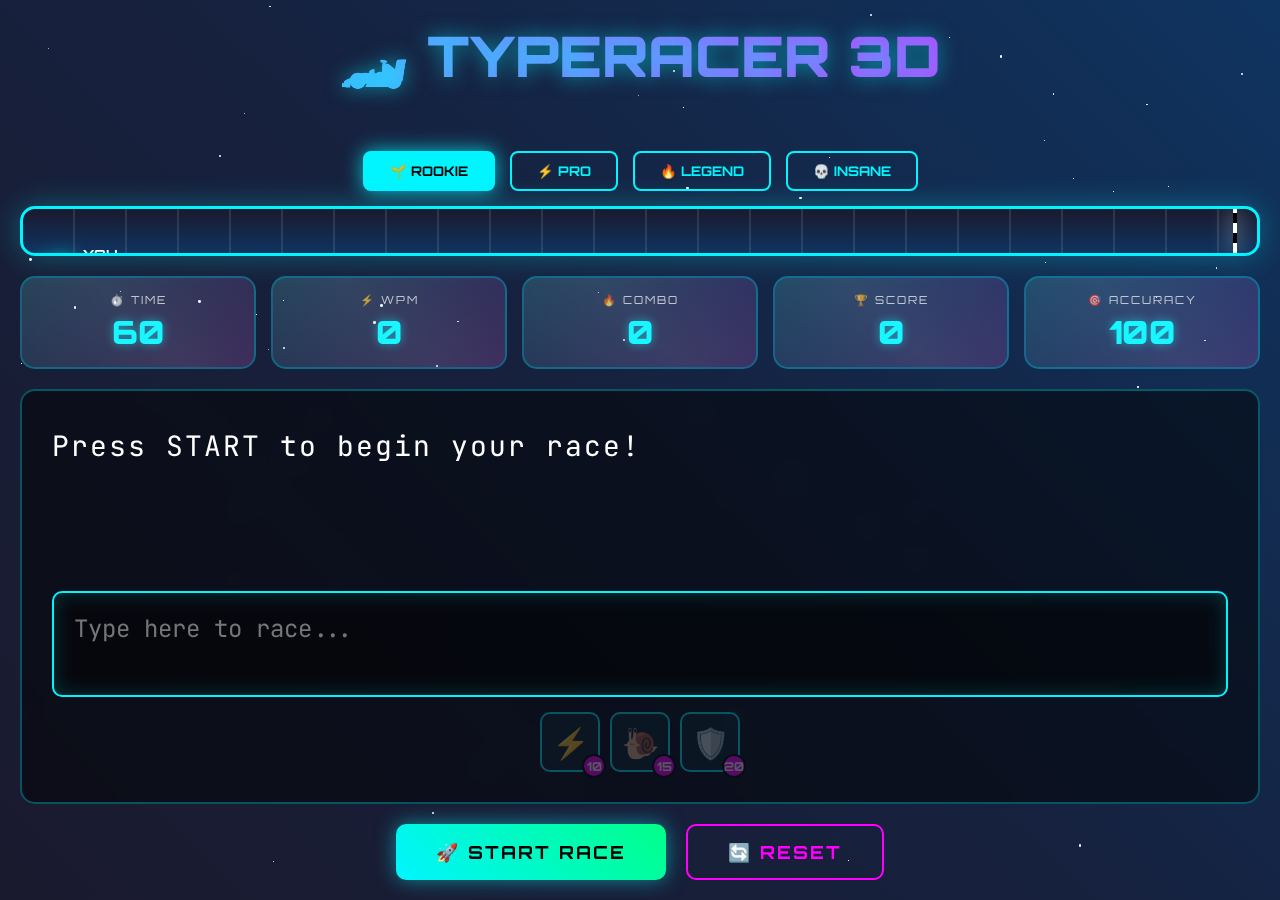
<file: eksekusi.html>
<!DOCTYPE html>
<html lang="en">
<head>
    <meta charset="UTF-8">
    <meta name="viewport" content="width=device-width, initial-scale=1.0">
    <title>TypeRacer 3D - Race Against Time!</title>
    <style>
        @import url('https://fonts.googleapis.com/css2?family=Orbitron:wght@400;700;900&family=JetBrains+Mono&display=swap');
        
        * {
            margin: 0;
            padding: 0;
            box-sizing: border-box;
        }
        
        body {
            font-family: 'Orbitron', sans-serif;
            background: #000;
            overflow: hidden;
            color: white;
        }
        
        /* Animated Background */
        .bg-animation {
            position: fixed;
            top: 0;
            left: 0;
            width: 100%;
            height: 100%;
            background: linear-gradient(45deg, #1a1a2e, #16213e, #0f3460);
            z-index: -2;
        }
        
        .stars {
            position: fixed;
            top: 0;
            left: 0;
            width: 100%;
            height: 100%;
            z-index: -1;
        }
        
        .star {
            position: absolute;
            background: white;
            border-radius: 50%;
            animation: twinkle 3s infinite;
        }
        
        @keyframes twinkle {
            0%, 100% { opacity: 0.3; }
            50% { opacity: 1; }
        }
        
        /* Main Container */
        .game-container {
            width: 100vw;
            height: 100vh;
            display: flex;
            flex-direction: column;
            padding: 20px;
        }
        
        /* Header with Neon Effect */
        .header {
            text-align: center;
            margin-bottom: 20px;
        }
        
        .title {
            font-size: 56px;
            font-weight: 900;
            text-transform: uppercase;
            background: linear-gradient(45deg, #00f5ff, #ff00ff, #00f5ff);
            background-size: 200%;
            -webkit-background-clip: text;
            -webkit-text-fill-color: transparent;
            animation: neonGlow 3s infinite;
            text-shadow: 0 0 20px rgba(0, 245, 255, 0.5);
        }
        
        @keyframes neonGlow {
            0%, 100% { background-position: 0% 50%; }
            50% { background-position: 100% 50%; }
        }
        
        /* Race Track */
        .race-track {
            position: relative;
            height: 150px;
            background: linear-gradient(180deg, #1a1a2e 0%, #0f3460 100%);
            border: 3px solid #00f5ff;
            border-radius: 15px;
            margin-bottom: 20px;
            overflow: hidden;
            box-shadow: 0 0 30px rgba(0, 245, 255, 0.3);
        }
        
        .track-lines {
            position: absolute;
            width: 100%;
            height: 100%;
            background: repeating-linear-gradient(
                90deg,
                transparent,
                transparent 50px,
                rgba(255, 255, 255, 0.1) 50px,
                rgba(255, 255, 255, 0.1) 52px
            );
            animation: moveTrack 1s linear infinite;
        }
        
        @keyframes moveTrack {
            0% { transform: translateX(0); }
            100% { transform: translateX(-52px); }
        }
        
        .track-lines.paused {
            animation-play-state: paused;
        }
        
        /* Racing Cars */
        .cars-container {
            position: relative;
            height: 100%;
            display: flex;
            flex-direction: column;
            justify-content: space-around;
            padding: 20px 0;
        }
        
        .car {
            display: flex;
            align-items: center;
            position: relative;
            transition: transform 0.3s ease-out;
        }
        
        .car-icon {
            font-size: 40px;
            filter: drop-shadow(0 0 10px currentColor);
            transition: all 0.3s;
        }
        
        .player-car .car-icon {
            color: #00f5ff;
            animation: carBounce 0.5s infinite;
        }
        
        .opponent-car .car-icon {
            color: #ff00ff;
        }
        
        @keyframes carBounce {
            0%, 100% { transform: translateY(0); }
            50% { transform: translateY(-3px); }
        }
        
        .car-label {
            margin-left: 10px;
            font-size: 14px;
            font-weight: 700;
            text-transform: uppercase;
        }
        
        .finish-line {
            position: absolute;
            right: 20px;
            top: 0;
            height: 100%;
            width: 4px;
            background: repeating-linear-gradient(
                0deg,
                #fff 0px,
                #fff 10px,
                #000 10px,
                #000 20px
            );
            box-shadow: 0 0 20px rgba(255, 255, 255, 0.8);
        }
        
        /* Stats Dashboard */
        .stats-panel {
            display: grid;
            grid-template-columns: repeat(5, 1fr);
            gap: 15px;
            margin-bottom: 20px;
        }
        
        .stat-card {
            background: linear-gradient(135deg, rgba(0, 245, 255, 0.1), rgba(255, 0, 255, 0.1));
            border: 2px solid rgba(0, 245, 255, 0.3);
            border-radius: 15px;
            padding: 15px;
            text-align: center;
            position: relative;
            overflow: hidden;
        }
        
        .stat-card::before {
            content: '';
            position: absolute;
            top: -50%;
            left: -50%;
            width: 200%;
            height: 200%;
            background: linear-gradient(45deg, transparent, rgba(255, 255, 255, 0.1), transparent);
            animation: shine 3s infinite;
        }
        
        @keyframes shine {
            0% { transform: rotate(0deg); }
            100% { transform: rotate(360deg); }
        }
        
        .stat-label {
            font-size: 11px;
            opacity: 0.7;
            margin-bottom: 5px;
            text-transform: uppercase;
            letter-spacing: 2px;
        }
        
        .stat-value {
            font-size: 32px;
            font-weight: 900;
            color: #00f5ff;
            text-shadow: 0 0 10px rgba(0, 245, 255, 0.5);
        }
        
        /* Typing Area */
        .typing-section {
            flex: 1;
            display: flex;
            flex-direction: column;
            background: rgba(0, 0, 0, 0.5);
            border: 2px solid rgba(0, 245, 255, 0.3);
            border-radius: 15px;
            padding: 30px;
            backdrop-filter: blur(10px);
        }
        
        .quote-display {
            font-family: 'JetBrains Mono', monospace;
            font-size: 28px;
            line-height: 1.8;
            margin-bottom: 20px;
            min-height: 150px;
            letter-spacing: 2px;
        }
        
        .quote-display span {
            position: relative;
            transition: all 0.1s;
        }
        
        .quote-display span.correct {
            color: #00ff88;
            text-shadow: 0 0 10px rgba(0, 255, 136, 0.8);
        }
        
        .quote-display span.incorrect {
            color: #ff0055;
            background: rgba(255, 0, 85, 0.3);
            text-shadow: 0 0 10px rgba(255, 0, 85, 0.8);
            animation: shake 0.3s;
        }
        
        @keyframes shake {
            0%, 100% { transform: translateX(0); }
            25% { transform: translateX(-5px); }
            75% { transform: translateX(5px); }
        }
        
        .quote-display span.current {
            color: #00f5ff;
            text-shadow: 0 0 20px rgba(0, 245, 255, 1);
            animation: pulse 0.8s infinite;
            transform: scale(1.2);
        }
        
        @keyframes pulse {
            0%, 100% { opacity: 1; }
            50% { opacity: 0.5; }
        }
        
        .input-area {
            width: 100%;
            background: rgba(0, 0, 0, 0.5);
            border: 2px solid #00f5ff;
            border-radius: 10px;
            padding: 20px;
            font-family: 'JetBrains Mono', monospace;
            font-size: 24px;
            color: #00f5ff;
            outline: none;
            resize: none;
            box-shadow: inset 0 0 20px rgba(0, 245, 255, 0.2);
        }
        
        .input-area:focus {
            box-shadow: inset 0 0 30px rgba(0, 245, 255, 0.4), 0 0 30px rgba(0, 245, 255, 0.3);
        }
        
        .input-area.error {
            border-color: #ff0055;
            animation: errorPulse 0.3s;
        }
        
        @keyframes errorPulse {
            0%, 100% { transform: scale(1); }
            50% { transform: scale(0.98); }
        }
        
        /* Controls */
        .controls {
            display: flex;
            gap: 20px;
            justify-content: center;
            margin-top: 20px;
        }
        
        .btn {
            padding: 15px 40px;
            font-family: 'Orbitron', sans-serif;
            font-size: 18px;
            font-weight: 700;
            border: none;
            border-radius: 10px;
            cursor: pointer;
            text-transform: uppercase;
            letter-spacing: 2px;
            position: relative;
            overflow: hidden;
            transition: all 0.3s;
        }
        
        .btn-start {
            background: linear-gradient(45deg, #00f5ff, #00ff88);
            color: #000;
            box-shadow: 0 0 20px rgba(0, 245, 255, 0.5);
        }
        
        .btn-start:hover:not(:disabled) {
            transform: translateY(-3px);
            box-shadow: 0 5px 30px rgba(0, 245, 255, 0.8);
        }
        
        .btn-reset {
            background: transparent;
            border: 2px solid #ff00ff;
            color: #ff00ff;
        }
        
        .btn-reset:hover {
            background: #ff00ff;
            color: #000;
        }
        
        .btn:disabled {
            opacity: 0.3;
            cursor: not-allowed;
        }
        
        /* Power-ups */
        .powerups {
            display: flex;
            gap: 10px;
            margin-top: 15px;
            justify-content: center;
        }
        
        .powerup {
            width: 60px;
            height: 60px;
            border: 2px solid #00f5ff;
            border-radius: 10px;
            display: flex;
            align-items: center;
            justify-content: center;
            font-size: 30px;
            cursor: pointer;
            transition: all 0.3s;
            position: relative;
            background: rgba(0, 245, 255, 0.1);
        }
        
        .powerup:hover:not(.disabled) {
            transform: scale(1.2) rotate(10deg);
            box-shadow: 0 0 20px rgba(0, 245, 255, 0.8);
        }
        
        .powerup.disabled {
            opacity: 0.3;
            cursor: not-allowed;
        }
        
        .powerup.active {
            animation: powerupActive 0.5s infinite;
            box-shadow: 0 0 30px rgba(0, 255, 136, 1);
            border-color: #00ff88;
        }
        
        @keyframes powerupActive {
            0%, 100% { transform: scale(1); }
            50% { transform: scale(1.1); }
        }
        
        .powerup-cost {
            position: absolute;
            bottom: -8px;
            right: -8px;
            background: #ff00ff;
            color: white;
            border-radius: 50%;
            width: 24px;
            height: 24px;
            display: flex;
            align-items: center;
            justify-content: center;
            font-size: 12px;
            font-weight: 700;
            border: 2px solid #000;
        }
        
        /* Combo System */
        .combo-display {
            position: fixed;
            top: 50%;
            left: 50%;
            transform: translate(-50%, -50%);
            font-size: 120px;
            font-weight: 900;
            color: #00ff88;
            text-shadow: 0 0 40px rgba(0, 255, 136, 1);
            pointer-events: none;
            opacity: 0;
            z-index: 1000;
        }
        
        .combo-display.show {
            animation: comboShow 1s ease-out;
        }
        
        @keyframes comboShow {
            0% {
                opacity: 0;
                transform: translate(-50%, -50%) scale(0.5);
            }
            50% {
                opacity: 1;
                transform: translate(-50%, -50%) scale(1.2);
            }
            100% {
                opacity: 0;
                transform: translate(-50%, -50%) scale(1);
            }
        }
        
        /* Game Over Modal */
        .modal {
            position: fixed;
            top: 0;
            left: 0;
            width: 100%;
            height: 100%;
            background: rgba(0, 0, 0, 0.9);
            display: none;
            justify-content: center;
            align-items: center;
            z-index: 2000;
        }
        
        .modal.show {
            display: flex;
        }
        
        .modal-content {
            background: linear-gradient(135deg, #1a1a2e, #0f3460);
            border: 3px solid #00f5ff;
            border-radius: 20px;
            padding: 50px;
            text-align: center;
            max-width: 600px;
            box-shadow: 0 0 50px rgba(0, 245, 255, 0.5);
            animation: modalAppear 0.5s ease-out;
        }
        
        @keyframes modalAppear {
            from {
                transform: scale(0.5);
                opacity: 0;
            }
            to {
                transform: scale(1);
                opacity: 1;
            }
        }
        
        .modal-title {
            font-size: 48px;
            margin-bottom: 20px;
            background: linear-gradient(45deg, #00f5ff, #ff00ff);
            -webkit-background-clip: text;
            -webkit-text-fill-color: transparent;
        }
        
        .final-stats {
            display: grid;
            grid-template-columns: repeat(2, 1fr);
            gap: 20px;
            margin: 30px 0;
        }
        
        .final-stat {
            background: rgba(0, 245, 255, 0.1);
            border: 2px solid rgba(0, 245, 255, 0.3);
            border-radius: 15px;
            padding: 20px;
        }
        
        .final-stat-value {
            font-size: 48px;
            color: #00f5ff;
            font-weight: 900;
            text-shadow: 0 0 20px rgba(0, 245, 255, 0.8);
        }
        
        .achievements {
            display: flex;
            gap: 10px;
            flex-wrap: wrap;
            justify-content: center;
            margin-top: 20px;
        }
        
        .badge {
            background: linear-gradient(45deg, #ffd700, #ff8c00);
            color: #000;
            padding: 10px 20px;
            border-radius: 20px;
            font-weight: 700;
            box-shadow: 0 0 20px rgba(255, 215, 0, 0.5);
            animation: badgeAppear 0.5s ease-out;
        }
        
        @keyframes badgeAppear {
            from {
                transform: scale(0) rotate(-180deg);
            }
            to {
                transform: scale(1) rotate(0deg);
            }
        }
        
        /* Difficulty Selector */
        .difficulty-selector {
            display: flex;
            gap: 15px;
            justify-content: center;
            margin-bottom: 15px;
        }
        
        .diff-btn {
            padding: 10px 25px;
            background: transparent;
            border: 2px solid #00f5ff;
            color: #00f5ff;
            border-radius: 8px;
            cursor: pointer;
            font-family: 'Orbitron', sans-serif;
            font-weight: 700;
            transition: all 0.3s;
        }
        
        .diff-btn.active {
            background: #00f5ff;
            color: #000;
            box-shadow: 0 0 20px rgba(0, 245, 255, 0.8);
        }
        
        .diff-btn:hover:not(.disabled) {
            transform: translateY(-2px);
        }
        
        .diff-btn.disabled {
            opacity: 0.3;
            cursor: not-allowed;
        }
        
        /* Sound Visualizer */
        .sound-bars {
            display: flex;
            gap: 3px;
            height: 30px;
            align-items: flex-end;
            justify-content: center;
            margin-top: 10px;
        }
        
        .sound-bar {
            width: 4px;
            background: linear-gradient(0deg, #00f5ff, #ff00ff);
            border-radius: 2px;
            animation: soundWave 0.8s ease-in-out infinite;
        }
        
        .sound-bar:nth-child(2) { animation-delay: 0.1s; }
        .sound-bar:nth-child(3) { animation-delay: 0.2s; }
        .sound-bar:nth-child(4) { animation-delay: 0.3s; }
        .sound-bar:nth-child(5) { animation-delay: 0.4s; }
        
        @keyframes soundWave {
            0%, 100% { height: 5px; }
            50% { height: 30px; }
        }
        
        @media (max-width: 768px) {
            .stats-panel {
                grid-template-columns: repeat(3, 1fr);
            }
            .quote-display {
                font-size: 18px;
            }
            .title {
                font-size: 36px;
            }
        }
    </style>
</head>
<body>
    <div class="bg-animation"></div>
    <div class="stars" id="stars"></div>
    <div class="combo-display" id="comboDisplay"></div>
    
    <div class="game-container">
        <div class="header">
            <h1 class="title">🏎️ TypeRacer 3D</h1>
            <div class="sound-bars">
                <div class="sound-bar"></div>
                <div class="sound-bar"></div>
                <div class="sound-bar"></div>
                <div class="sound-bar"></div>
                <div class="sound-bar"></div>
            </div>
        </div>
        
        <div class="difficulty-selector">
            <button class="diff-btn active" data-difficulty="easy">🌱 ROOKIE</button>
            <button class="diff-btn" data-difficulty="medium">⚡ PRO</button>
            <button class="diff-btn" data-difficulty="hard">🔥 LEGEND</button>
            <button class="diff-btn" data-difficulty="insane">💀 INSANE</button>
        </div>
        
        <div class="race-track">
            <div class="track-lines" id="trackLines"></div>
            <div class="cars-container">
                <div class="car player-car" id="playerCar">
                    <div class="car-icon">🏎️</div>
                    <div class="car-label">YOU</div>
                </div>
                <div class="car opponent-car" id="opponentCar">
                    <div class="car-icon">👻</div>
                    <div class="car-label">GHOST</div>
                </div>
            </div>
            <div class="finish-line"></div>
        </div>
        
        <div class="stats-panel">
            <div class="stat-card">
                <div class="stat-label">⏱️ TIME</div>
                <div class="stat-value" id="timer">60</div>
            </div>
            <div class="stat-card">
                <div class="stat-label">⚡ WPM</div>
                <div class="stat-value" id="wpm">0</div>
            </div>
            <div class="stat-card">
                <div class="stat-label">🔥 COMBO</div>
                <div class="stat-value" id="combo">0</div>
            </div>
            <div class="stat-card">
                <div class="stat-label">🏆 SCORE</div>
                <div class="stat-value" id="score">0</div>
            </div>
            <div class="stat-card">
                <div class="stat-label">🎯 ACCURACY</div>
                <div class="stat-value" id="accuracy">100</div>
            </div>
        </div>
        
        <div class="typing-section">
            <div class="quote-display" id="quoteDisplay">
                Press START to begin your race!
            </div>
            <textarea class="input-area" id="inputArea" placeholder="Type here to race..." disabled></textarea>
            <div class="powerups">
                <div class="powerup disabled" id="powerupBoost" title="Speed Boost">
                    ⚡
                    <div class="powerup-cost">10</div>
                </div>
                <div class="powerup disabled" id="powerupSlow" title="Slow Time">
                    🐌
                    <div class="powerup-cost">15</div>
                </div>
                <div class="powerup disabled" id="powerupShield" title="Error Shield">
                    🛡️
                    <div class="powerup-cost">20</div>
                </div>
            </div>
        </div>
        
        <div class="controls">
            <button class="btn btn-start" id="startBtn">🚀 START RACE</button>
            <button class="btn btn-reset" id="resetBtn">🔄 RESET</button>
        </div>
    </div>
    
    <div class="modal" id="gameOverModal">
        <div class="modal-content">
            <h2 class="modal-title">🏁 RACE COMPLETE!</h2>
            <div class="final-stats">
                <div class="final-stat">
                    <div class="stat-label">FINAL WPM</div>
                    <div class="final-stat-value" id="finalWPM">0</div>
                </div>
                <div class="final-stat">
                    <div class="stat-label">MAX COMBO</div>
                    <div class="final-stat-value" id="finalCombo">0</div>
                </div>
                <div class="final-stat">
                    <div class="stat-label">TOTAL SCORE</div>
                    <div class="final-stat-value" id="finalScore">0</div>
                </div>
                <div class="final-stat">
                    <div class="stat-label">ACCURACY</div>
                    <div class="final-stat-value" id="finalAccuracy">0</div>
                </div>
            </div>
            <div class="achievements" id="achievements"></div>
            <button class="btn btn-start" id="closeModalBtn" style="margin-top: 30px;">🔄 RACE AGAIN</button>
        </div>
    </div>
    
    <script>
        // Create animated stars
        function createStars() {
            const starsContainer = document.getElementById('stars');
            for (let i = 0; i < 100; i++) {
                const star = document.createElement('div');
                star.className = 'star';
                star.style.width = Math.random() * 3 + 'px';
                star.style.height = star.style.width;
                star.style.left = Math.random() * 100 + '%';
                star.style.top = Math.random() * 100 + '%';
                star.style.animationDelay = Math.random() * 3 + 's';
                starsContainer.appendChild(star);
            }
        }
        createStars();
        
        const game = {
            quotes: {
                easy: [
                    "Speed is nothing without control and precision in racing.",
                    "The fastest way to success is through practice every day.",
                    "Winners never quit and quitters never win the big race."
                ],
                medium: [
                    "Champions are made when nobody is watching them train hard.",
                    "The difference between ordinary and extraordinary is practice.",
                    "Success is not final and failure is not fatal for racers."
                ],
                hard: [
                    "To finish first you must first finish the race with determination.",
                    "The will to win means nothing without the will to prepare properly.",
                    "Racing is life and anything before or after is just waiting time."
                ],
                insane: [
                    "Aerodynamically the bumble bee should not be able to fly but it does anyway because nobody told it.",
                    "The most dangerous thing about a race is when your mind writes checks that your body cannot cash.",
                    "If everything seems under control you are just not going fast enough to notice the chaos around."
                ]
            },
            currentQuote: '',
            difficulty: 'easy',
            timeLeft: 60,
            timerInterval: null,
            opponentInterval: null,
            isPlaying: false,
            totalTyped: 0,
            totalErrors: 0,
            currentPosition: 0,
            combo: 0,
            maxCombo: 0,
            score: 0,
            correctStreak: 0,
            shieldActive: false,
            opponentSpeed: 0.3,
            
            init() {
                this.inputArea = document.getElementById('inputArea');
                this.quoteDisplay = document.getElementById('quoteDisplay');
                this.trackLines = document.getElementById('trackLines');
                
                // Event listeners
                this.inputArea.addEventListener('input', () => this.handleInput());
                document.getElementById('startBtn').addEventListener('click', () => this.startGame());
                document.getElementById('resetBtn').addEventListener('click', () => this.resetGame());
                document.getElementById('closeModalBtn').addEventListener('click', () => this.closeModal());
                
                // Difficulty buttons
                document.querySelectorAll('.diff-btn').forEach(btn => {
                    btn.addEventListener('click', (e) => this.setDifficulty(e.target.dataset.difficulty));
                });
                
                // Powerup buttons
                document.getElementById('powerupBoost').addEventListener('click', () => this.usePowerup('boost'));
                document.getElementById('powerupSlow').addEventListener('click', () => this.usePowerup('slow'));
                document.getElementById('powerupShield').addEventListener('click', () => this.usePowerup('shield'));
                
                this.trackLines.classList.add('paused');
            },
            
            setDifficulty(level) {
                if (this.isPlaying) return;
                
                this.difficulty = level;
                const speeds = { easy: 0.3, medium: 0.5, hard: 0.7, insane: 0.9 };
                this.opponentSpeed = speeds[level];
                
                document.querySelectorAll('.diff-btn').forEach(btn => {
                    btn.classList.remove('active');
                    if (btn.dataset.difficulty === level) {
                        btn.classList.add('active');
                    }
                });
            },
            
            startGame() {
                this.isPlaying = true;
                this.totalTyped = 0;
                this.totalErrors = 0;
                this.currentPosition = 0;
                this.combo = 0;
                this.maxCombo = 0;
                this.score = 0;
                this.correctStreak = 0;
                this.timeLeft = 60;
                this.shieldActive = false;
                
                document.getElementById('startBtn').disabled = true;
                document.querySelectorAll('.diff-btn').forEach(btn => btn.classList.add('disabled'));
                
                this.inputArea.disabled = false;
                this.inputArea.value = '';
                this.inputArea.focus();
                
                this.trackLines.classList.remove('paused');
                
                document.getElementById('playerCar').style.transform = 'translateX(0)';
                document.getElementById('opponentCar').style.transform = 'translateX(0)';
                
                this.loadNewQuote();
                this.startTimer();
                this.startOpponent();
            },
            
            loadNewQuote() {
                const quotes = this.quotes[this.difficulty];
                this.currentQuote = quotes[Math.floor(Math.random() * quotes.length)];
                this.currentPosition = 0;
                this.displayQuote();
            },
            
            displayQuote() {
                this.quoteDisplay.innerHTML = this.currentQuote
                    .split('')
                    .map((char, index) => `<span id="char${index}">${char}</span>`)
                    .join('');
            },
            
            updateDisplay() {
                const typedText = this.inputArea.value;
                const currentWordStart = this.currentPosition;
                
                // Clear all highlights first from current position onwards
                for (let i = currentWordStart; i < this.currentQuote.length; i++) {
                    const charElement = document.getElementById(`char${i}`);
                    if (charElement) {
                        charElement.classList.remove('correct', 'incorrect', 'current');
                    }
                }
                
                // Highlight typed characters
                for (let i = 0; i < typedText.length; i++) {
                    const charElement = document.getElementById(`char${currentWordStart + i}`);
                    if (charElement) {
                        if (typedText[i] === this.currentQuote[currentWordStart + i]) {
                            charElement.classList.add('correct');
                        } else {
                            charElement.classList.add('incorrect');
                        }
                    }
                }
                
                // Highlight next character
                const nextCharElement = document.getElementById(`char${currentWordStart + typedText.length}`);
                if (nextCharElement) {
                    nextCharElement.classList.add('current');
                }
            },
            
            handleInput() {
                if (!this.isPlaying) return;
                
                const typedText = this.inputArea.value;
                const expectedText = this.currentQuote.substring(this.currentPosition, this.currentPosition + typedText.length);
                
                // Check if typing is correct
                let isCorrect = true;
                for (let i = 0; i < typedText.length; i++) {
                    if (typedText[i] !== expectedText[i]) {
                        isCorrect = false;
                        break;
                    }
                }
                
                if (!isCorrect && !this.shieldActive) {
                    // ERROR - Reset input and show error
                    this.inputArea.classList.add('error');
                    this.inputArea.value = '';
                    this.totalErrors++;
                    this.combo = 0;
                    this.correctStreak = 0;
                    this.updatePowerupStates();
                    
                    // Find current word boundaries to show error
                    let wordStart = this.currentPosition;
                    let wordEnd = this.currentQuote.indexOf(' ', this.currentPosition);
                    if (wordEnd === -1) wordEnd = this.currentQuote.length;
                    
                    // Flash error on current word
                    for (let i = wordStart; i < wordEnd; i++) {
                        const charElement = document.getElementById(`char${i}`);
                        if (charElement) {
                            charElement.classList.add('incorrect');
                            setTimeout(() => charElement.classList.remove('incorrect'), 500);
                        }
                    }
                    
                    setTimeout(() => {
                        this.inputArea.classList.remove('error');
                        this.updateDisplay();
                    }, 300);
                    
                    this.updateStats();
                    return;
                }
                
                // Update display for correct typing
                this.updateDisplay();
                
                // Check if space (word completed)
                if (typedText.endsWith(' ') && this.currentQuote[this.currentPosition + typedText.length - 1] === ' ') {
                    this.currentPosition += typedText.length;
                    this.totalTyped += typedText.length;
                    this.inputArea.value = '';
                    
                    // Increase combo
                    this.correctStreak++;
                    if (this.correctStreak >= 3) {
                        this.combo++;
                        if (this.combo > this.maxCombo) {
                            this.maxCombo = this.combo;
                        }
                        this.score += this.combo * 10;
                        this.updatePowerupStates();
                        
                        if (this.combo % 10 === 0) {
                            this.showCombo(this.combo);
                        }
                    }
                }
                
                this.updateStats();
                this.updateCarPosition();
                
                // FIX BUG: Check if quote completed (sudah sampai ujung)
                if (this.currentPosition >= this.currentQuote.length) {
                    this.score += 500;
                    this.loadNewQuote();
                    return;
                }
                
                // Additional check: if typed all remaining characters without space at the end
                if (this.currentPosition + typedText.length >= this.currentQuote.length && isCorrect) {
                    this.totalTyped += typedText.length;
                    this.score += 500;
                    this.loadNewQuote();
                    return;
                }
            },
            
            updatePowerupStates() {
                const powerups = [
                    { id: 'powerupBoost', cost: 10 },
                    { id: 'powerupSlow', cost: 15 },
                    { id: 'powerupShield', cost: 20 }
                ];
                
                powerups.forEach(({ id, cost }) => {
                    const element = document.getElementById(id);
                    if (this.combo >= cost) {
                        element.classList.remove('disabled');
                    } else {
                        element.classList.add('disabled');
                    }
                });
            },
            
            showCombo(combo) {
                const comboDisplay = document.getElementById('comboDisplay');
                comboDisplay.textContent = `${combo}X COMBO!`;
                comboDisplay.classList.add('show');
                setTimeout(() => comboDisplay.classList.remove('show'), 1000);
            },
            
            updateStats() {
                const timeElapsed = 60 - this.timeLeft;
                const minutes = timeElapsed / 60;
                const wpm = minutes > 0 ? Math.round((this.totalTyped / 5) / minutes) : 0;
                const accuracy = this.totalTyped > 0 
                    ? Math.round(((this.totalTyped - this.totalErrors) / this.totalTyped) * 100) 
                    : 100;
                
                document.getElementById('wpm').textContent = wpm;
                document.getElementById('combo').textContent = this.combo;
                document.getElementById('score').textContent = this.score;
                document.getElementById('accuracy').textContent = Math.max(0, accuracy);
            },
            
            updateCarPosition() {
                const progress = (this.currentPosition / this.currentQuote.length) * 70;
                document.getElementById('playerCar').style.transform = `translateX(${Math.min(progress, 70)}vw)`;
            },
            
            startTimer() {
                this.timerInterval = setInterval(() => {
                    this.timeLeft--;
                    document.getElementById('timer').textContent = this.timeLeft;
                    
                    if (this.timeLeft <= 0) {
                        this.endGame();
                    }
                }, 1000);
            },
            
            startOpponent() {
                this.opponentInterval = setInterval(() => {
                    const currentPos = parseFloat(document.getElementById('opponentCar').style.transform.replace(/[^\d.]/g, '') || 0);
                    const newPos = Math.min(currentPos + this.opponentSpeed, 70);
                    document.getElementById('opponentCar').style.transform = `translateX(${newPos}vw)`;
                }, 100);
            },
            
            usePowerup(type) {
                if (!this.isPlaying) return;
                
                const costs = { boost: 10, slow: 15, shield: 20 };
                if (this.combo < costs[type]) return;
                
                this.combo -= costs[type];
                
                if (type === 'boost') {
                    this.score += 200;
                    this.showCombo('⚡ BOOST!');
                    const element = document.getElementById('powerupBoost');
                    element.classList.add('active');
                    setTimeout(() => element.classList.remove('active'), 1000);
                    
                } else if (type === 'slow') {
                    const originalSpeed = this.opponentSpeed;
                    this.opponentSpeed *= 0.3;
                    this.showCombo('🐌 SLOWED!');
                    const element = document.getElementById('powerupSlow');
                    element.classList.add('active');
                    setTimeout(() => {
                        this.opponentSpeed = originalSpeed;
                        element.classList.remove('active');
                    }, 5000);
                    
                } else if (type === 'shield') {
                    this.shieldActive = true;
                    this.showCombo('🛡️ SHIELD!');
                    const element = document.getElementById('powerupShield');
                    element.classList.add('active');
                    setTimeout(() => {
                        this.shieldActive = false;
                        element.classList.remove('active');
                    }, 5000);
                }
                
                this.updatePowerupStates();
                this.updateStats();
            },
            
            endGame() {
                clearInterval(this.timerInterval);
                clearInterval(this.opponentInterval);
                this.isPlaying = false;
                this.inputArea.disabled = true;
                this.trackLines.classList.add('paused');
                
                document.getElementById('startBtn').disabled = false;
                document.querySelectorAll('.diff-btn').forEach(btn => btn.classList.remove('disabled'));
                
                const wpm = parseInt(document.getElementById('wpm').textContent);
                const accuracy = document.getElementById('accuracy').textContent;
                
                document.getElementById('finalWPM').textContent = wpm;
                document.getElementById('finalCombo').textContent = this.maxCombo;
                document.getElementById('finalScore').textContent = this.score;
                document.getElementById('finalAccuracy').textContent = accuracy;
                
                this.showAchievements(wpm, parseInt(accuracy));
                
                document.getElementById('gameOverModal').classList.add('show');
            },
            
            showAchievements(wpm, accuracy) {
                const achievements = [];
                
                if (wpm >= 80) achievements.push('🚀 HYPERSONIC');
                else if (wpm >= 60) achievements.push('⚡ LIGHTNING FAST');
                else if (wpm >= 40) achievements.push('🔥 SPEED DEMON');
                
                if (accuracy === 100) achievements.push('💎 FLAWLESS');
                else if (accuracy >= 95) achievements.push('🎯 SHARPSHOOTER');
                
                if (this.maxCombo >= 50) achievements.push('🔥 COMBO MASTER');
                if (this.score >= 5000) achievements.push('🏆 HIGH SCORER');
                if (this.difficulty === 'insane') achievements.push('💀 INSANE MODE');
                
                const achievementsDiv = document.getElementById('achievements');
                achievementsDiv.innerHTML = achievements
                    .map(badge => `<span class="badge">${badge}</span>`)
                    .join('');
            },
            
            closeModal() {
                document.getElementById('gameOverModal').classList.remove('show');
            },
            
            resetGame() {
                clearInterval(this.timerInterval);
                clearInterval(this.opponentInterval);
                this.isPlaying = false;
                this.timeLeft = 60;
                this.combo = 0;
                this.score = 0;
                this.totalTyped = 0;
                this.totalErrors = 0;
                this.currentPosition = 0;
                this.trackLines.classList.add('paused');
                
                document.getElementById('timer').textContent = 60;
                document.getElementById('wpm').textContent = 0;
                document.getElementById('combo').textContent = 0;
                document.getElementById('score').textContent = 0;
                document.getElementById('accuracy').textContent = 100;
                
                document.getElementById('startBtn').disabled = false;
                document.querySelectorAll('.diff-btn').forEach(btn => btn.classList.remove('disabled'));
                document.querySelectorAll('.powerup').forEach(p => {
                    p.classList.add('disabled');
                    p.classList.remove('active');
                });
                
                this.inputArea.value = '';
                this.inputArea.disabled = true;
                this.quoteDisplay.innerHTML = 'Press START to begin your race!';
                
                document.getElementById('playerCar').style.transform = 'translateX(0)';
                document.getElementById('opponentCar').style.transform = 'translateX(0)';
            }
        };
        
        game.init();
    </script>
</body>
</html>
</file>
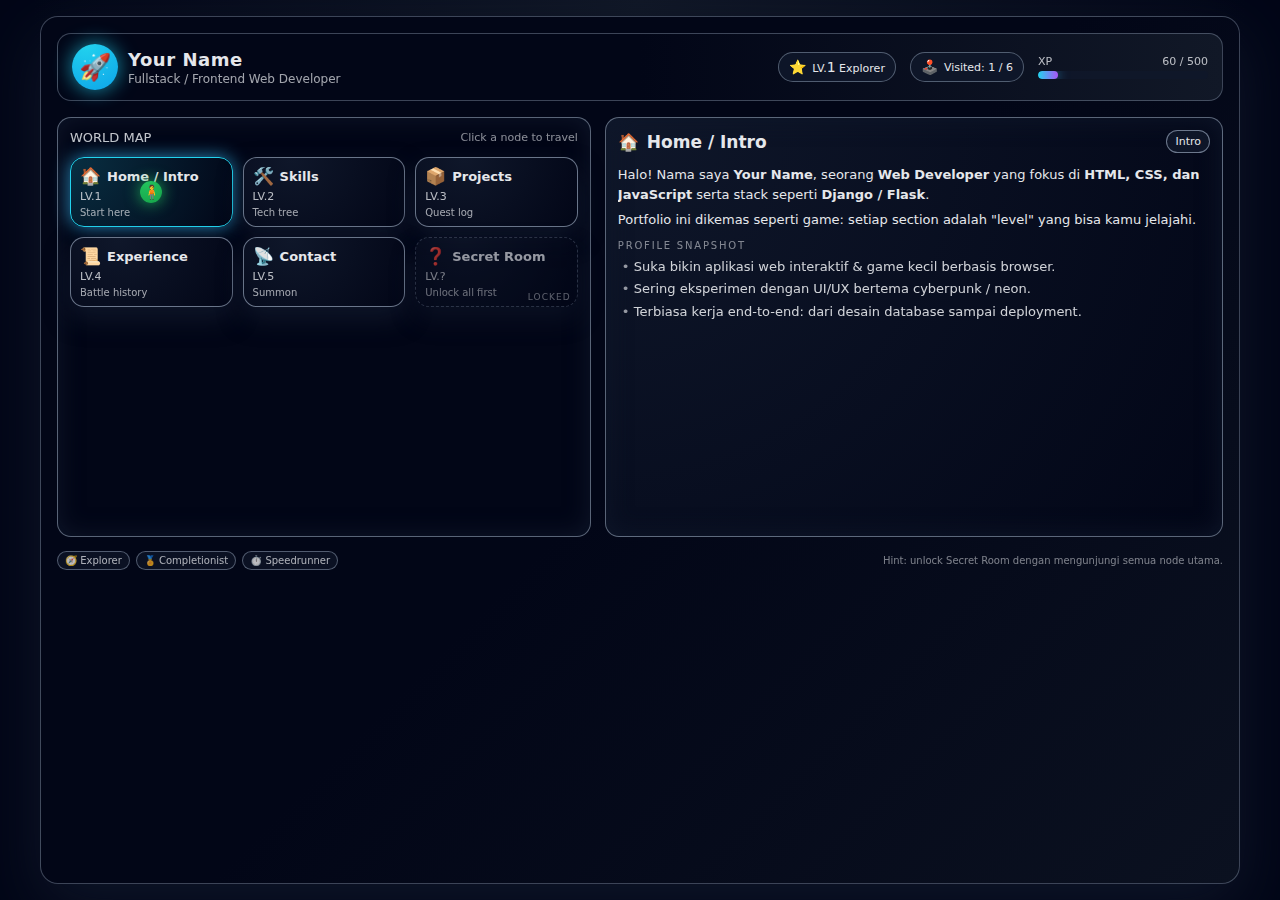
<file: eksekusi2.html>
<!DOCTYPE html>
<html lang="en">
<head>
  <meta charset="UTF-8" />
  <title>Game Portfolio – Your Name</title>
  <meta name="viewport" content="width=device-width, initial-scale=1.0" />
  <style>
    :root {
      --bg: #050816;
      --bg2: #0b1120;
      --accent: #22d3ee;
      --accent2: #a855f7;
      --text: #e5e7eb;
      --danger: #f97373;
    }

    * {
      box-sizing: border-box;
      margin: 0;
      padding: 0;
    }

    body {
      font-family: system-ui, -apple-system, BlinkMacSystemFont, "Segoe UI",
        sans-serif;
      background: radial-gradient(circle at top, #111827 0, #020617 55%);
      color: var(--text);
      min-height: 100vh;
      display: flex;
      justify-content: center;
      align-items: stretch;
      padding: 16px;
    }

    .shell {
      width: 100%;
      max-width: 1200px;
      background: linear-gradient(135deg, #020617, #020617, #0b1120);
      border-radius: 18px;
      border: 1px solid rgba(148, 163, 184, 0.4);
      box-shadow: 0 20px 60px rgba(15, 23, 42, 0.9);
      padding: 16px 16px 18px;
      display: flex;
      flex-direction: column;
      gap: 12px;
      position: relative;
      overflow: hidden;
    }

    .shell::before {
      content: "";
      position: absolute;
      inset: -40%;
      background: conic-gradient(
        from 220deg,
        rgba(56, 189, 248, 0.15),
        transparent,
        rgba(147, 51, 234, 0.25),
        transparent
      );
      filter: blur(40px);
      opacity: 0.5;
      z-index: -1;
      animation: spinGlow 20s linear infinite;
    }

    @keyframes spinGlow {
      to {
        transform: rotate(360deg);
      }
    }

    /* HEADER / HUD */
    .hud {
      display: flex;
      align-items: center;
      justify-content: space-between;
      gap: 10px;
      padding: 10px 14px;
      border-radius: 14px;
      background: linear-gradient(90deg, #020617, #020617, #111827);
      border: 1px solid rgba(148, 163, 184, 0.4);
    }

    .hud-left {
      display: flex;
      align-items: center;
      gap: 10px;
    }

    .avatar {
      width: 46px;
      height: 46px;
      border-radius: 999px;
      background: radial-gradient(circle at 30% 0%, #22d3ee, #0ea5e9);
      display: flex;
      align-items: center;
      justify-content: center;
      font-size: 26px;
      box-shadow: 0 0 20px rgba(34, 211, 238, 0.7);
    }

    .hud-main {
      display: flex;
      flex-direction: column;
      gap: 2px;
    }

    .hud-name {
      font-weight: 700;
      letter-spacing: 0.03em;
      font-size: 18px;
    }

    .hud-role {
      font-size: 12px;
      opacity: 0.7;
    }

    .hud-right {
      display: flex;
      align-items: center;
      gap: 14px;
      flex-wrap: wrap;
      justify-content: flex-end;
    }

    .pill {
      padding: 6px 10px;
      border-radius: 999px;
      background: rgba(15, 23, 42, 0.85);
      border: 1px solid rgba(148, 163, 184, 0.5);
      font-size: 11px;
      display: inline-flex;
      align-items: center;
      gap: 6px;
    }

    .pill span:first-child {
      font-size: 14px;
    }

    .xp-bar-wrap {
      display: flex;
      flex-direction: column;
      gap: 3px;
      min-width: 170px;
    }

    .xp-label {
      font-size: 11px;
      display: flex;
      justify-content: space-between;
      opacity: 0.8;
    }

    .xp-track {
      width: 100%;
      height: 8px;
      border-radius: 999px;
      background: rgba(15, 23, 42, 0.9);
      overflow: hidden;
      position: relative;
    }

    .xp-fill {
      position: absolute;
      inset: 0;
      width: 0%;
      border-radius: 999px;
      background: linear-gradient(90deg, #22d3ee, #a855f7);
      box-shadow: 0 0 12px rgba(56, 189, 248, 0.7);
      transition: width 0.5s ease-out;
    }

    /* MAIN LAYOUT */
    .main {
      display: grid;
      grid-template-columns: minmax(0, 0.95fr) minmax(0, 1.1fr);
      gap: 14px;
      margin-top: 4px;
      min-height: 420px;
    }

    @media (max-width: 900px) {
      .main {
        grid-template-columns: 1fr;
      }
    }

    /* LEFT: MAP */
    .map-card {
      border-radius: 14px;
      padding: 12px;
      background: radial-gradient(circle at top, #020617 0, #020617 30%, #020617);
      border: 1px solid rgba(148, 163, 184, 0.6);
      box-shadow: inset 0 0 25px rgba(15, 23, 42, 0.95);
      display: flex;
      flex-direction: column;
      gap: 8px;
    }

    .map-header {
      display: flex;
      justify-content: space-between;
      align-items: center;
      font-size: 13px;
      opacity: 0.85;
    }

    .map-grid {
      margin-top: 4px;
      flex: 1;
      display: grid;
      grid-template-columns: repeat(3, minmax(0, 1fr));
      grid-template-rows: repeat(3, minmax(0, 70px));
      gap: 10px;
      position: relative;
    }

    .node {
      position: relative;
      border-radius: 14px;
      background: radial-gradient(circle at 30% 0%, #0f172a, #020617);
      border: 1px solid rgba(148, 163, 184, 0.7);
      box-shadow: 0 12px 24px rgba(15, 23, 42, 0.9);
      cursor: pointer;
      padding: 8px 9px;
      display: flex;
      flex-direction: column;
      gap: 4px;
      overflow: hidden;
      transition: transform 0.18s ease, box-shadow 0.18s ease,
        border-color 0.18s ease, background 0.18s ease;
    }

    .node:hover {
      transform: translateY(-2px);
      box-shadow: 0 16px 26px rgba(15, 23, 42, 1),
        0 0 16px rgba(56, 189, 248, 0.1);
      border-color: rgba(56, 189, 248, 0.9);
    }

    .node.locked {
      border-style: dashed;
      border-color: rgba(148, 163, 184, 0.4);
      opacity: 0.65;
      cursor: not-allowed;
    }

    .node.locked::after {
      content: "LOCKED";
      position: absolute;
      bottom: 4px;
      right: 6px;
      font-size: 9px;
      letter-spacing: 0.12em;
      opacity: 0.6;
    }

    .node.active {
      border-color: var(--accent);
      box-shadow: 0 0 18px rgba(56, 189, 248, 0.7);
      background: radial-gradient(circle at 0 0, #22d3ee33, #020617);
    }

    .node-visited:not(.active) {
      border-color: rgba(34, 197, 94, 0.7);
    }

    .node-title {
      font-size: 13px;
      font-weight: 600;
      display: flex;
      align-items: center;
      gap: 6px;
    }

    .node-chip {
      font-size: 10px;
      opacity: 0.7;
    }

    .node-level {
      font-size: 11px;
      opacity: 0.8;
    }

    .node-icon {
      font-size: 17px;
    }

    /* PLAYER MARKER */
    .player {
      position: absolute;
      width: 22px;
      height: 22px;
      border-radius: 999px;
      background: radial-gradient(circle at 30% 0%, #22c55e, #16a34a);
      display: flex;
      align-items: center;
      justify-content: center;
      font-size: 14px;
      box-shadow: 0 0 16px rgba(34, 197, 94, 0.85);
      transform: translate(-50%, -50%);
      transition: top 0.3s ease-out, left 0.3s ease-out;
      pointer-events: none;
      z-index: 5;
    }

    /* RIGHT: PANEL */
    .panel-card {
      border-radius: 14px;
      padding: 12px;
      background: radial-gradient(circle at 0 0, #0f172a, #020617);
      border: 1px solid rgba(148, 163, 184, 0.6);
      box-shadow: inset 0 0 24px rgba(15, 23, 42, 0.95);
      display: flex;
      flex-direction: column;
      gap: 8px;
      position: relative;
      overflow: hidden;
    }

    .panel-header {
      display: flex;
      justify-content: space-between;
      align-items: center;
      gap: 10px;
    }

    .panel-title {
      font-size: 17px;
      font-weight: 600;
      display: flex;
      align-items: center;
      gap: 8px;
    }

    .panel-badge {
      font-size: 11px;
      padding: 4px 8px;
      border-radius: 999px;
      background: rgba(15, 23, 42, 0.9);
      border: 1px solid rgba(148, 163, 184, 0.7);
    }

    .panel-body {
      margin-top: 4px;
      font-size: 13px;
      line-height: 1.5;
      max-height: 360px;
      overflow: auto;
      padding-right: 4px;
    }

    .panel-body::-webkit-scrollbar {
      width: 6px;
    }
    .panel-body::-webkit-scrollbar-track {
      background: transparent;
    }
    .panel-body::-webkit-scrollbar-thumb {
      background: rgba(148, 163, 184, 0.5);
      border-radius: 999px;
    }

    .section-label {
      text-transform: uppercase;
      font-size: 10px;
      opacity: 0.55;
      letter-spacing: 0.18em;
      margin-top: 8px;
      margin-bottom: 4px;
    }

    .tag-row {
      display: flex;
      flex-wrap: wrap;
      gap: 6px;
      margin-top: 3px;
    }

    .tag {
      font-size: 11px;
      padding: 3px 7px;
      border-radius: 999px;
      border: 1px solid rgba(148, 163, 184, 0.55);
      background: rgba(15, 23, 42, 0.85);
    }

    .link-row {
      display: flex;
      flex-wrap: wrap;
      gap: 8px;
      margin-top: 6px;
    }

    .btn-link {
      border-radius: 999px;
      padding: 5px 10px;
      font-size: 11px;
      border: 1px solid rgba(56, 189, 248, 0.7);
      background: radial-gradient(circle at 0 0, #0f172a, #020617);
      display: inline-flex;
      align-items: center;
      gap: 6px;
      text-decoration: none;
      color: var(--text);
      cursor: pointer;
      transition: transform 0.18s ease, box-shadow 0.18s ease,
        border-color 0.18s ease;
    }

    .btn-link:hover {
      transform: translateY(-1px);
      box-shadow: 0 0 16px rgba(56, 189, 248, 0.45);
      border-color: rgba(56, 189, 248, 0.95);
    }

    .bullet-list {
      list-style: none;
      margin-top: 4px;
    }
    .bullet-list li {
      position: relative;
      padding-left: 16px;
      margin-bottom: 3px;
      font-size: 13px;
      opacity: 0.9;
    }
    .bullet-list li::before {
      content: "•";
      position: absolute;
      left: 4px;
      top: 0;
      opacity: 0.7;
    }

    /* FOOTER / ACHIEVEMENTS */
    .footer {
      display: flex;
      justify-content: space-between;
      align-items: center;
      font-size: 11px;
      opacity: 0.75;
      gap: 10px;
      flex-wrap: wrap;
      margin-top: 2px;
    }

    .achievements {
      display: flex;
      gap: 6px;
      flex-wrap: wrap;
    }

    .badge {
      padding: 3px 7px;
      border-radius: 999px;
      border: 1px solid rgba(148, 163, 184, 0.7);
      background: rgba(15, 23, 42, 0.9);
      display: inline-flex;
      align-items: center;
      gap: 4px;
      font-size: 10px;
    }

    .badge--unlocked {
      border-color: rgba(34, 197, 94, 0.9);
      box-shadow: 0 0 12px rgba(34, 197, 94, 0.55);
    }

    .hint {
      font-size: 10px;
      opacity: 0.7;
    }

    @media (max-width: 600px) {
      .hud {
        flex-direction: column;
        align-items: flex-start;
      }
      .hud-right {
        justify-content: flex-start;
      }
    }
  </style>
</head>
<body>
<div class="shell">
  <!-- HUD -->
  <header class="hud">
    <div class="hud-left">
      <div class="avatar">🚀</div>
      <div class="hud-main">
        <div class="hud-name">Your Name</div>
        <div class="hud-role">Fullstack / Frontend Web Developer</div>
      </div>
    </div>

    <div class="hud-right">
      <div class="pill">
        <span>⭐</span>
        <span>LV.<span id="hud-level">1</span> Explorer</span>
      </div>
      <div class="pill">
        <span>🕹️</span>
        <span id="hud-nodes">Visited: 0 / 5</span>
      </div>
      <div class="xp-bar-wrap">
        <div class="xp-label">
          <span>XP</span>
          <span id="hud-xp-text">0 / 500</span>
        </div>
        <div class="xp-track">
          <div class="xp-fill" id="xp-fill"></div>
        </div>
      </div>
    </div>
  </header>

  <!-- MAIN -->
  <main class="main">
    <!-- LEFT: MAP -->
    <section class="map-card">
      <div class="map-header">
        <span>WORLD MAP</span>
        <span style="font-size: 11px; opacity: 0.7;">Click a node to travel</span>
      </div>
      <div class="map-grid" id="map-grid">
        <!-- Nodes (positions arbitrary, tapi 5 node utama) -->
        <div class="node" data-id="home">
          <div class="node-title">
            <span class="node-icon">🏠</span>
            <span>Home / Intro</span>
          </div>
          <div class="node-level">LV.1</div>
          <div class="node-chip">Start here</div>
        </div>

        <div class="node" data-id="skills">
          <div class="node-title">
            <span class="node-icon">🛠️</span>
            <span>Skills</span>
          </div>
          <div class="node-level">LV.2</div>
          <div class="node-chip">Tech tree</div>
        </div>

        <div class="node" data-id="projects">
          <div class="node-title">
            <span class="node-icon">📦</span>
            <span>Projects</span>
          </div>
          <div class="node-level">LV.3</div>
          <div class="node-chip">Quest log</div>
        </div>

        <div class="node" data-id="experience">
          <div class="node-title">
            <span class="node-icon">📜</span>
            <span>Experience</span>
          </div>
          <div class="node-level">LV.4</div>
          <div class="node-chip">Battle history</div>
        </div>

        <div class="node" data-id="contact">
          <div class="node-title">
            <span class="node-icon">📡</span>
            <span>Contact</span>
          </div>
          <div class="node-level">LV.5</div>
          <div class="node-chip">Summon</div>
        </div>

        <div class="node locked" data-id="secret">
          <div class="node-title">
            <span class="node-icon">❓</span>
            <span>Secret Room</span>
          </div>
          <div class="node-level">LV.?</div>
          <div class="node-chip">Unlock all first</div>
        </div>

        <!-- Empty grid cells for layout spacing -->
        <div></div>
        <div></div>
        <div></div>

        <!-- Player marker (absolute) -->
        <div class="player" id="player">🧍</div>
      </div>
    </section>

    <!-- RIGHT: PANEL -->
    <section class="panel-card">
      <div class="panel-header">
        <div class="panel-title">
          <span id="panel-icon">🏠</span>
          <span id="panel-title">Welcome</span>
        </div>
        <div class="panel-badge" id="panel-badge">Intro</div>
      </div>
      <div class="panel-body" id="panel-body">
        <p>
          Selamat datang di <strong>Game-Style Portfolio</strong>.  
          Gunakan mouse untuk meng-klik node di map kiri dan “jelajahi” setiap
          area untuk mengenal profil kamu.
        </p>
        <p style="margin-top:6px;">
          Kamu bisa ubah semua teks ini menjadi CV asli:
        </p>
        <ul class="bullet-list">
          <li>Ganti nama, role, dan level di bagian HUD atas.</li>
          <li>Isi section <em>Skills</em> dengan stack yang kamu pakai.</li>
          <li>Isi section <em>Projects</em> dengan project beneran (link GitHub/dll).</li>
          <li>Isi <em>Experience</em> &amp; <em>Education</em> sesuai riwayat kamu.</li>
          <li>Isi <em>Contact</em> dengan email &amp; sosial media.</li>
        </ul>
        <p class="section-label">TIP</p>
        <p style="font-size:12px; opacity:0.8;">
          Semua progress (XP, visited node, achievement) disimpan di <code>localStorage</code>,
          jadi kalau halaman di-refresh, data tetap ada di browser yang sama.
        </p>
      </div>
    </section>
  </main>

  <!-- FOOTER / ACHIEVEMENTS -->
  <footer class="footer">
    <div class="achievements">
      <div class="badge" id="badge-explorer">
        🧭 Explorer
      </div>
      <div class="badge" id="badge-completionist">
        🏅 Completionist
      </div>
      <div class="badge" id="badge-speedrunner">
        ⏱️ Speedrunner
      </div>
    </div>
    <div class="hint">
      Hint: unlock Secret Room dengan mengunjungi semua node utama.
    </div>
  </footer>
</div>

<script>
  // -------- CONFIG DATA --------
  const NODES = {
    home: {
      icon: "🏠",
      title: "Home / Intro",
      badge: "Intro",
      xpReward: 60,
      content: `
        <p>
          Halo! Nama saya <strong>Your Name</strong>, seorang
          <strong>Web Developer</strong> yang fokus di
          <strong>HTML, CSS, dan JavaScript</strong> serta stack seperti
          <strong>Django / Flask</strong>.
        </p>
        <p style="margin-top:6px;">
          Portfolio ini dikemas seperti game: setiap section adalah "level"
          yang bisa kamu jelajahi.
        </p>
        <p class="section-label">PROFILE SNAPSHOT</p>
        <ul class="bullet-list">
          <li>Suka bikin aplikasi web interaktif &amp; game kecil berbasis browser.</li>
          <li>Sering eksperimen dengan UI/UX bertema cyberpunk / neon.</li>
          <li>Terbiasa kerja end-to-end: dari desain database sampai deployment.</li>
        </ul>
      `,
    },
    skills: {
      icon: "🛠️",
      title: "Skills & Tech Tree",
      badge: "Skills",
      xpReward: 80,
      content: `
        <p>
          Berikut skill utama yang sering digunakan. Silakan ganti sesuai profilmu.
        </p>
        <p class="section-label">CORE STACK</p>
        <div class="tag-row">
          <span class="tag">HTML5</span>
          <span class="tag">CSS3 / Tailwind</span>
          <span class="tag">JavaScript (ES6+)</span>
          <span class="tag">Responsive Design</span>
        </div>
        <p class="section-label">BACKEND / TOOLS</p>
        <div class="tag-row">
          <span class="tag">Python</span>
          <span class="tag">Django</span>
          <span class="tag">Flask</span>
          <span class="tag">REST API</span>
          <span class="tag">Git &amp; GitHub</span>
        </div>
        <p class="section-label">INTERESTS</p>
        <div class="tag-row">
          <span class="tag">Typing Games</span>
          <span class="tag">Machine Learning</span>
          <span class="tag">Data Visualization</span>
        </div>
      `,
    },
    projects: {
      icon: "📦",
      title: "Projects / Quest Log",
      badge: "Projects",
      xpReward: 110,
      content: `
        <p>
          Beberapa proyek yang bisa kamu tunjukkan. Ganti judul, deskripsi, dan URL dengan punyamu.
        </p>

        <p class="section-label">PROJECT 1</p>
        <p><strong>TypeRacer 3D</strong> – Game typing speed dengan race, combo, dan power-up.</p>
        <ul class="bullet-list">
          <li>Pure HTML/CSS/JS tanpa backend.</li>
          <li>Fitur difficulty, power-ups, dan efek visual neon.</li>
        </ul>
        <div class="link-row">
          <a class="btn-link" href="#" target="_blank" rel="noopener">
            🔗 Live Demo
          </a>
          <a class="btn-link" href="#" target="_blank" rel="noopener">
            💻 GitHub
          </a>
        </div>

        <p class="section-label">PROJECT 2</p>
        <p><strong>Koperasi Sekolah</strong> – Sistem manajemen koperasi sekolah berbasis web.</p>
        <ul class="bullet-list">
          <li>CRUD barang, transaksi, laporan sederhana.</li>
          <li>Dibangun dengan Django / Flask (ganti sesuai real).</li>
        </ul>

        <p class="section-label">PROJECT 3</p>
        <p><strong>Tourism Recommender</strong> – Rekomendasi pantai / wisata dengan filter.</p>
        <ul class="bullet-list">
          <li>Pencarian destinasi, filter jarak/biaya, UI responsive.</li>
        </ul>
      `,
    },
    experience: {
      icon: "📜",
      title: "Experience & Education",
      badge: "History",
      xpReward: 120,
      content: `
        <p>
          Ringkasan pengalaman dan pendidikan. Sesuaikan dengan riwayatmu.
        </p>
        <p class="section-label">EXPERIENCE</p>
        <ul class="bullet-list">
          <li><strong>Freelance / Personal Projects</strong> – Membangun beberapa aplikasi web (cooperative system, ride-sharing mockup, dsb.).</li>
          <li>Mengerjakan fullstack: auth, database, UI, sampai deploy.</li>
        </ul>
        <p class="section-label">EDUCATION</p>
        <ul class="bullet-list">
          <li><strong>Student / Fresh Graduate</strong> – Fokus di Web Development &amp; Software Engineering.</li>
          <li>Mengerjakan banyak proyek tugas besar dengan Django/Flask.</li>
        </ul>
      `,
    },
    contact: {
      icon: "📡",
      title: "Contact & Socials",
      badge: "Summon",
      xpReward: 80,
      content: `
        <p>
          Cara terbaik untuk menghubungi saya dan melihat lebih banyak karya.
        </p>
        <p class="section-label">CONTACT</p>
        <ul class="bullet-list">
          <li><strong>Email:</strong> your.email@example.com</li>
        </ul>
        <p class="section-label">SOCIALS</p>
        <div class="link-row">
          <a class="btn-link" href="#" target="_blank" rel="noopener">
            🐙 GitHub
          </a>
          <a class="btn-link" href="#" target="_blank" rel="noopener">
            💼 LinkedIn
          </a>
          <a class="btn-link" href="#" target="_blank" rel="noopener">
            🌐 Personal Website
          </a>
        </div>
      `,
    },
    secret: {
      icon: "🎮",
      title: "Secret Room",
      badge: "Easter Egg",
      xpReward: 150,
      content: `
        <p>
          Selamat! Kamu sudah membuka <strong>Secret Room</strong>.
        </p>
        <p style="margin-top:6px;">
          Di sini kamu bisa menaruh hal yang lebih personal:
        </p>
        <ul class="bullet-list">
          <li>Fun facts tentang kamu.</li>
          <li>Hobi, game favorit, musik, atau hal lain.</li>
          <li>Roadmap skill / project yang ingin kamu buat ke depan.</li>
        </ul>
        <p class="section-label">FUN FACT</p>
        <p style="font-size:13px; opacity:0.9;">
          Kamu bisa jadikan halaman ini sebagai "signature" unik saat kirim CV ke perusahaan.
        </p>
      `,
    },
  };

  const MAIN_NODE_IDS = ["home", "skills", "projects", "experience", "contact"];

  // -------- STATE & STORAGE --------
  const STORAGE_KEY = "game_portfolio_state_v1";

  let state = {
    xp: 0,
    level: 1,
    visited: {}, // {nodeId: true}
    firstVisitTime: null,
    lastVisitTime: null,
  };

  function loadState() {
    try {
      const raw = localStorage.getItem(STORAGE_KEY);
      if (raw) {
        const parsed = JSON.parse(raw);
        state = { ...state, ...parsed };
      }
    } catch (e) {
      console.warn("Failed to load state", e);
    }
  }

  function saveState() {
    try {
      localStorage.setItem(STORAGE_KEY, JSON.stringify(state));
    } catch (e) {
      console.warn("Failed to save state", e);
    }
  }

  // -------- DOM REF --------
  const playerEl = document.getElementById("player");
  const mapGrid = document.getElementById("map-grid");
  const nodeEls = Array.from(mapGrid.querySelectorAll(".node"));
  const panelIcon = document.getElementById("panel-icon");
  const panelTitle = document.getElementById("panel-title");
  const panelBadge = document.getElementById("panel-badge");
  const panelBody = document.getElementById("panel-body");

  const xpFill = document.getElementById("xp-fill");
  const hudLevel = document.getElementById("hud-level");
  const hudXpText = document.getElementById("hud-xp-text");
  const hudNodes = document.getElementById("hud-nodes");

  const badgeExplorer = document.getElementById("badge-explorer");
  const badgeCompletionist = document.getElementById("badge-completionist");
  const badgeSpeedrunner = document.getElementById("badge-speedrunner");

  let currentNodeId = "home";

  // -------- INIT --------
  loadState();
  initMap();
  travelTo(currentNodeId, { initial: true });
  updateHud();
  updateAchievements();

  // -------- FUNCTIONS --------
  function initMap() {
    nodeEls.forEach((el) => {
      const id = el.dataset.id;
      if (state.visited[id]) {
        el.classList.add("node-visited");
      }
      if (id === currentNodeId) {
        el.classList.add("active");
        positionPlayerOnNode(el, true);
      }
      el.addEventListener("click", () => onNodeClick(id, el));
    });
    updateLockedState();
  }

  function onNodeClick(id, el) {
    const isLocked = el.classList.contains("locked");
    if (isLocked) return;
    if (id === currentNodeId) return;

    travelTo(id, { initial: false });
  }

  function travelTo(id, { initial }) {
    const nodeData = NODES[id];
    const nodeEl = nodeEls.find((n) => n.dataset.id === id);
    if (!nodeEl || !nodeData) return;

    currentNodeId = id;

    // Update node classes
    nodeEls.forEach((el) => el.classList.remove("active"));
    nodeEl.classList.add("active");

    // Move player
    positionPlayerOnNode(nodeEl, initial);

    // Update panel
    panelIcon.textContent = nodeData.icon;
    panelTitle.textContent = nodeData.title;
    panelBadge.textContent = nodeData.badge;
    panelBody.innerHTML = nodeData.content;

    // XP & visited
    const firstTimeVisit = !state.visited[id];
    const now = Date.now();
    if (!state.firstVisitTime) state.firstVisitTime = now;
    state.lastVisitTime = now;

    state.visited[id] = true;
    if (firstTimeVisit) {
      state.xp += nodeData.xpReward || 50;
      // Level up sederhana: tiap 500 XP naik 1 level
      state.level = 1 + Math.floor(state.xp / 500);
    }

    updateLockedState();
    updateHud();
    updateAchievements();
    saveState();
  }

  function positionPlayerOnNode(nodeEl, instant) {
    const rect = nodeEl.getBoundingClientRect();
    const gridRect = mapGrid.getBoundingClientRect();
    // center of node relative to grid
    const top = rect.top - gridRect.top + rect.height / 2;
    const left = rect.left - gridRect.left + rect.width / 2;

    if (instant) {
      playerEl.style.transition = "none";
      playerEl.style.top = `${top}px`;
      playerEl.style.left = `${left}px`;
      // force reflow
      void playerEl.offsetWidth;
      playerEl.style.transition = "top 0.3s ease-out, left 0.3s ease-out";
    } else {
      playerEl.style.top = `${top}px`;
      playerEl.style.left = `${left}px`;
    }
  }

  function updateLockedState() {
    const allMainVisited = MAIN_NODE_IDS.every((id) => !!state.visited[id]);
    const secretNode = nodeEls.find((n) => n.dataset.id === "secret");
    if (!secretNode) return;
    if (allMainVisited) {
      secretNode.classList.remove("locked");
    } else {
      secretNode.classList.add("locked");
    }
  }

  function updateHud() {
    // XP & level text
    const xpInLevel = state.xp % 500;
    const xpNeeded = 500;
    const percent = Math.min(100, (xpInLevel / xpNeeded) * 100);
    xpFill.style.width = `${percent}%`;

    hudLevel.textContent = state.level;
    hudXpText.textContent = `${xpInLevel} / ${xpNeeded}`;

    const visitedCount = Object.keys(state.visited).length;
    const totalMain = MAIN_NODE_IDS.length + 1; // +secret
    hudNodes.textContent = `Visited: ${visitedCount} / ${totalMain}`;
  }

  function updateAchievements() {
    const visitedIds = Object.keys(state.visited);

    // Explorer: minimal 3 node visited
    if (visitedIds.length >= 3) {
      badgeExplorer.classList.add("badge--unlocked");
    }

    // Completionist: semua termasuk secret
    const allNodes = ["home", "skills", "projects", "experience", "contact", "secret"];
    const isCompletionist = allNodes.every((id) => state.visited[id]);
    if (isCompletionist) {
      badgeCompletionist.classList.add("badge--unlocked");
    }

    // Speedrunner: kunjungi semua main node dalam <= 5 menit sejak firstVisit
    if (state.firstVisitTime && state.lastVisitTime) {
      const diffMs = state.lastVisitTime - state.firstVisitTime;
      const diffMin = diffMs / 1000 / 60;
      const allMainVisited = MAIN_NODE_IDS.every((id) => state.visited[id]);
      if (allMainVisited && diffMin <= 5) {
        badgeSpeedrunner.classList.add("badge--unlocked");
      }
    }
  }

  // Responsif: reposition player on resize
  window.addEventListener("resize", () => {
    const currentNodeEl = nodeEls.find((n) => n.dataset.id === currentNodeId);
    if (currentNodeEl) {
      positionPlayerOnNode(currentNodeEl, true);
    }
  });
</script>
</body>
</html>
</file>
